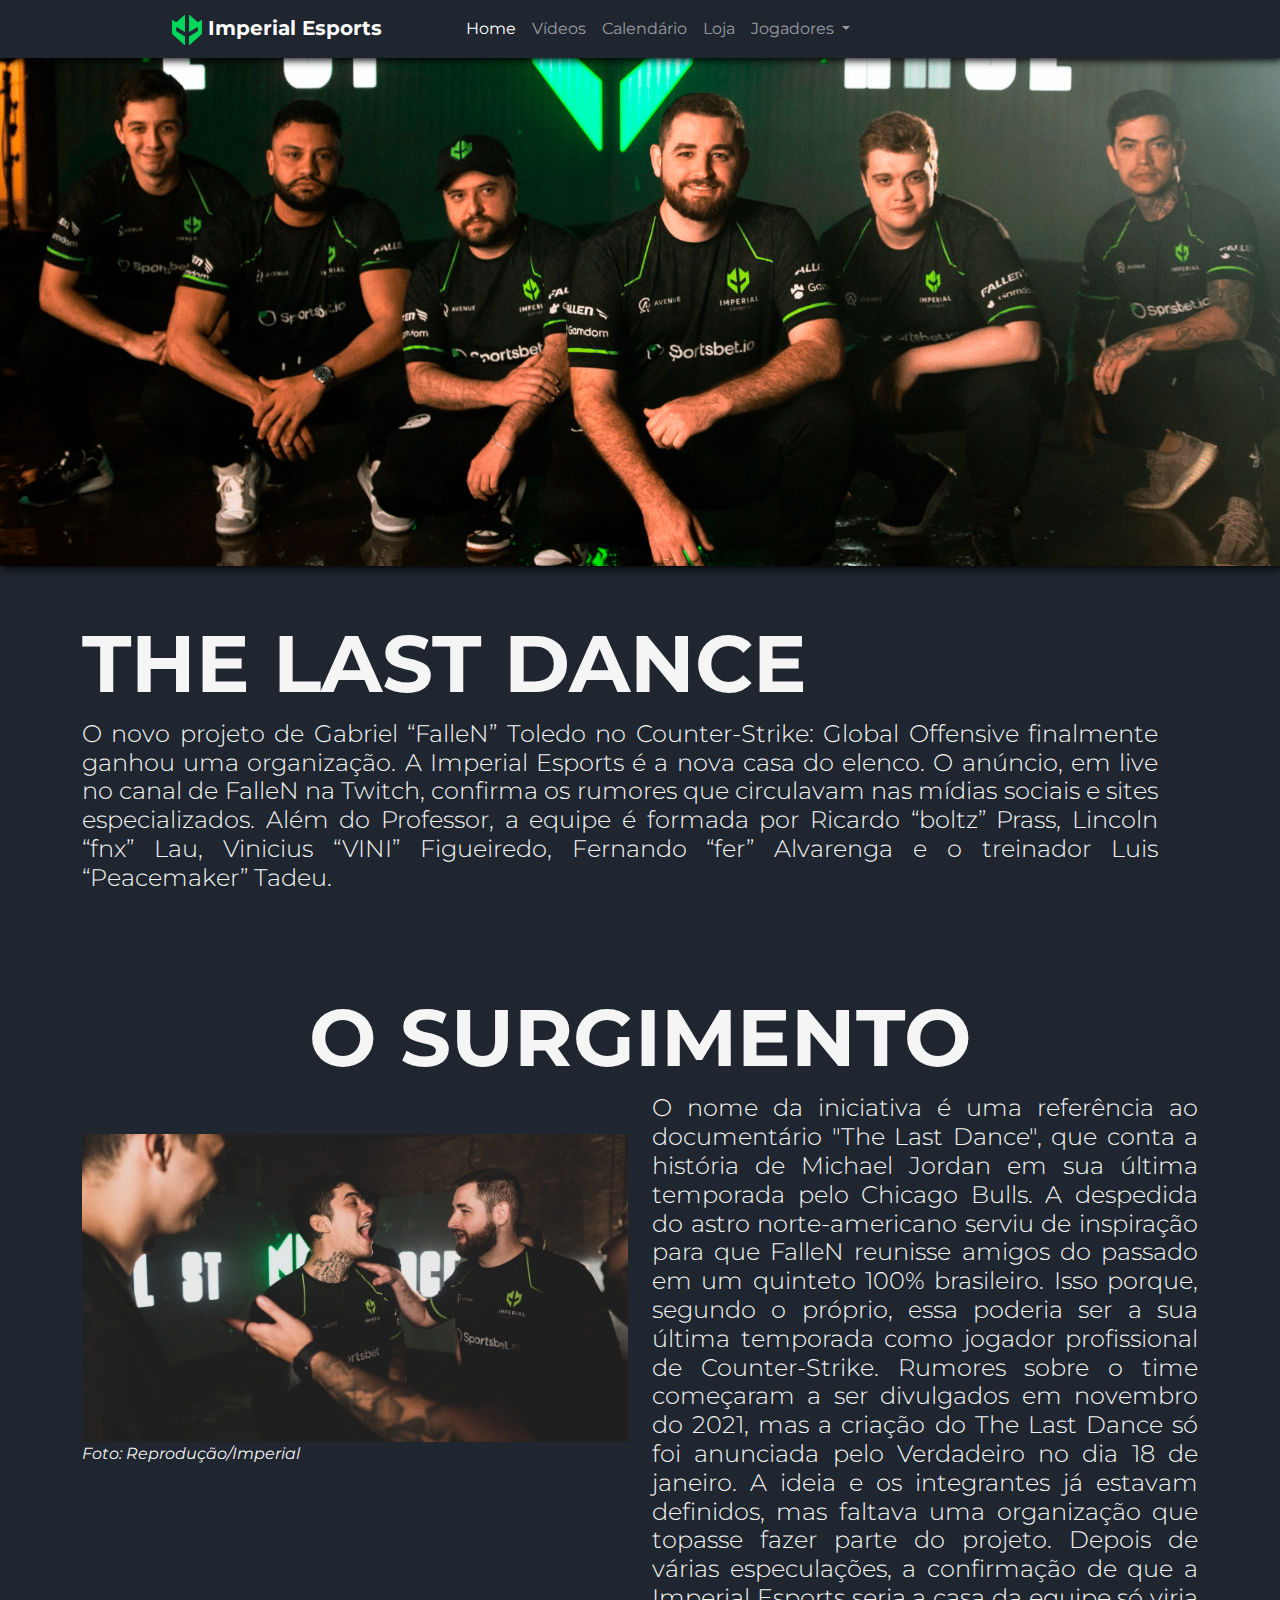
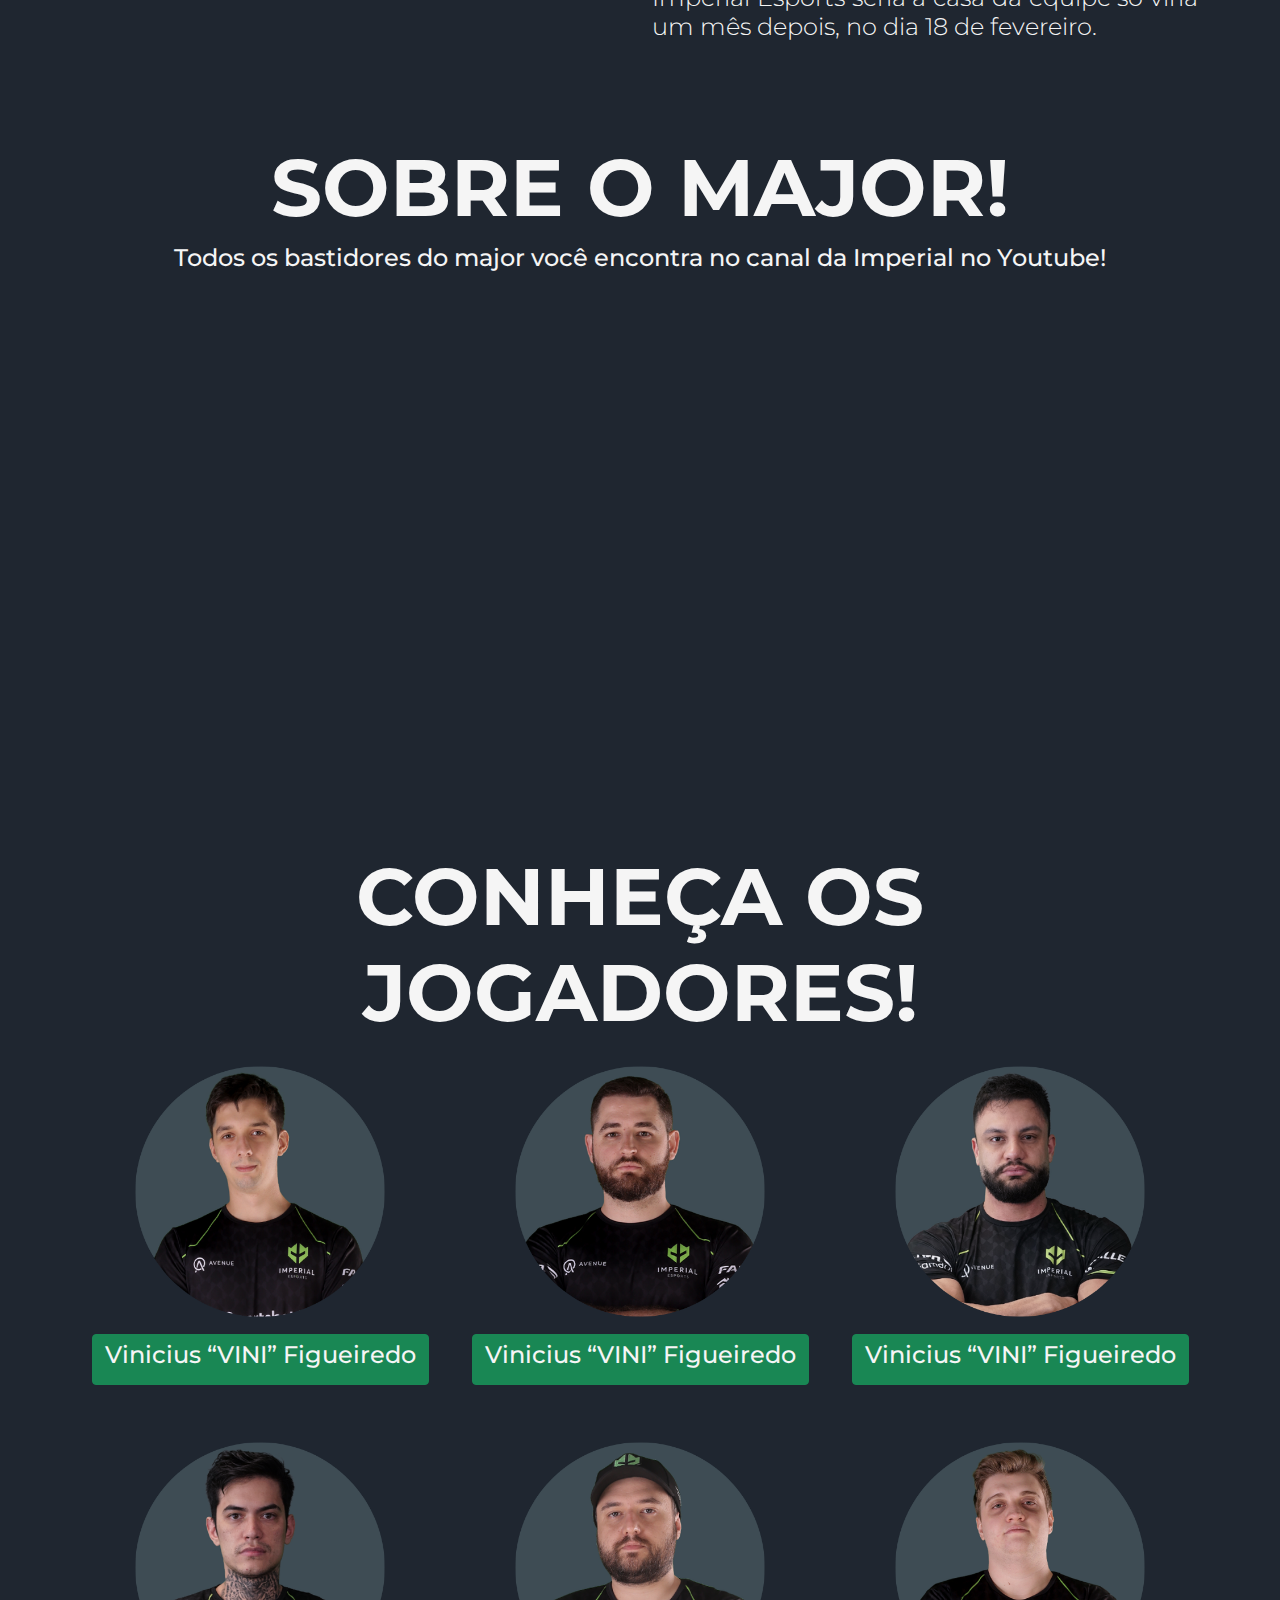
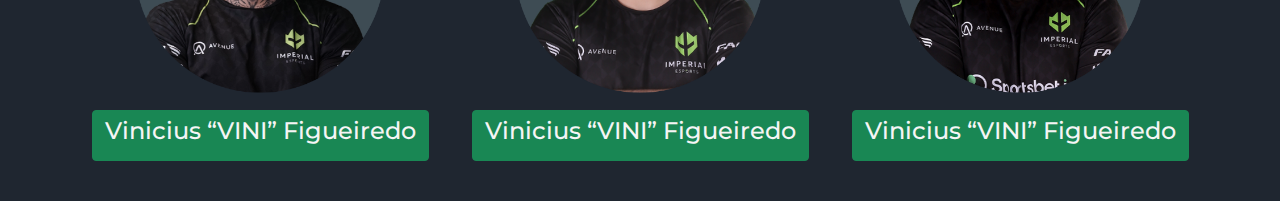
<file: index.html>
<!DOCTYPE html>
<html lang="pt-br">

<head>
  <meta charset="utf-8">
  <link href="/css/bootstrap.css" rel="stylesheet">
  <link href="/css/style.css" rel="stylesheet">
  <script src="/js/bootstrap.js" type="text/javascript"></script>
  <link rel="icon" href="/imagens/imperialLogoPng.png">
  <title>Imperial by Vinni</title>
</head>

<body>
  <div class="altera-fonte">
    <!-- NAVBAR -->
    <nav class="navbar navbar-expand navbar-dark" id="navbar-sombra"
      style="background-color: #1F2630; border-color: #000;">
      <div class="container-fluid">
        <a class="navbar-brand"><img src="/imagens/imperialLogoPng.png" width="30px" height="30px"><b> Imperial
            Esports</b></a>
        <button class="navbar-toggler" type="button" data-bs-toggle="collapse" data-bs-target="#navbarSupportedContent"
          aria-controls="navbarSupportedContent" aria-expanded="false" aria-label="Toggle navigation">
          <span class="navbar-toggler-icon"></span>
        </button>
        <div class="collapse navbar-collapse" id="navbarSupportedContent">
          <ul class="navbar-nav me-auto mb-2 mb-lg-0">
            <li class="nav-item">
              <a class="nav-link active" aria-current="page" href="/index.html">Home</a>
            </li>
            <li class="nav-item">
              <a class="nav-link" href="#" target="_blank">Vídeos</a>
            </li>
            <li class="nav-item">
              <a class="nav-link" href="#" target="_blank">Calendário</a>
            </li>
            <li class="nav-item">
              <a class="nav-link" href="https://www.fallenstore.com.br/" target="_blank">Loja</a>
            </li>

            <li class="nav-item dropdown">
              <a class="nav-link dropdown-toggle" href="#" id="navbarDropdown" role="button" data-bs-toggle="dropdown"
                aria-expanded="false">
                Jogadores
              </a>
              <ul class="dropdown-menu" aria-labelledby="navbarDropdown">
                <li><a class="dropdown-item" href="/paginas/paginaFallen.html">FALLEN</a></li>
                <li><a class="dropdown-item" href="/paginas/paginaFer.html">FER</a></li>
                <li><a class="dropdown-item" href="/paginas/paginaFnx.html">FNX</a></li>
                <li><a class="dropdown-item" href="/paginas/paginaBoltz.html">BOLTZ</a></li>
                <li><a class="dropdown-item" href="/paginas/paginaVini.html">VINI</a></li>
              </ul>
            </li>
          </ul>
        </div>
      </div>
    </nav>
    <!-- FIM NAVBAR -->

    <!-- BANNER -->
    <div>
      <a><img src="/imagens/imperialbanner.png" id="banner-principal" width="100%" alt="timeImperial"></a>
    </div>
    <!-- FIM BANNER -->

    <!-- INICIO TEXTO -->
    <div class="container">
      <div class="row">
        <div class="col-md-12">
          <h1 class="titulos"><b>THE LAST DANCE</b></h1>
          <h4 id="txt-last">O novo projeto de Gabriel “FalleN” Toledo no Counter-Strike: Global Offensive finalmente
            ganhou uma organização.
            A Imperial Esports é a nova casa do elenco. O anúncio, em live no canal de FalleN na Twitch,
            confirma os rumores que circulavam nas mídias sociais e sites especializados. Além do Professor, a equipe é
            formada por
            Ricardo “boltz” Prass, Lincoln “fnx” Lau, Vinicius “VINI” Figueiredo, Fernando “fer” Alvarenga e o treinador
            Luis “Peacemaker” Tadeu.</h4>
        </div>
      </div>
    </div>
    <!-- FIM TEXTO -->
    <div class="container" id="container-surgimento">
      <div class="row">
        <h1 class="titulos" id="titulo-surgimento"><b>O SURGIMENTO</b></h1>
        <div class="col-md-6">
          <a><img src="/imagens/fnx-rindo-imperial.jpg" width="100%" id="foto-surgimento"></a>
          <figcaption id="baixo-foto"><i>Foto: Reprodução/Imperial</i></figcaption>
        </div>
        <div class="col-md-6">
          <h4 id="txt-surgimento">O nome da iniciativa é uma referência ao documentário "The Last Dance", que conta a
            história de Michael Jordan em sua
            última temporada pelo Chicago Bulls. A despedida do astro norte-americano serviu de inspiração para que
            FalleN reunisse amigos do passado em
            um quinteto 100% brasileiro. Isso porque, segundo o próprio, essa poderia ser a sua última temporada como
            jogador profissional de Counter-Strike.
            Rumores sobre o time começaram a ser divulgados em novembro do 2021, mas a criação do The Last Dance só foi
            anunciada pelo Verdadeiro no dia 18 de janeiro.
            A ideia e os integrantes já estavam definidos, mas faltava uma organização que topasse fazer parte do
            projeto. Depois de várias especulações, a confirmação
            de que a Imperial Esports seria a casa da equipe só viria um mês depois, no dia 18 de fevereiro.</h4>
        </div>
      </div>
    </div>

    <!-- INICIO VIDEO -->
    <div class="container" id="container-baixo2">
      <div class="row">
        <h1 class="titulos" id="sobre-major"><b>SOBRE O MAJOR!</b></h1>
        <h4 id="txt-major">Todos os bastidores do major você encontra no canal da Imperial no Youtube!</h4>
      </div>
      <div class="col-md-12" id="video-major">
        <iframe id="video-major" width="860px" height="480px" src="https://www.youtube.com/embed/eHvVKaicPiY"
          frameborder="0" allowfullscreen>
        </iframe>
      </div>
    </div>
    <!-- FIM VIDEO -->

    <!-- INICIO CARDS -->
    <div class="container">
      <div class="row">
        <h1 id=titulo-jogadores class="titulos"><b>CONHEÇA OS JOGADORES!</b></h1>
        <div class="col-md-4">
          <a href="/paginas/paginaVini.html"><img src="/imagens/vini.png" width="80%"></a>
          <button type="button" class="btn btn-success">
            <a href="/paginas/paginaVini.html" class="text-btn-cards"><h4 class="txt-card">Vinicius “VINI” Figueiredo</h4>
          </button></a>
        </div>
        <div class="col-md-4">
          <a href="/paginas/paginaFallen.html"><img src="/imagens/fallen.png" width="80%"></a>
          <button type="button" class="btn btn-success">
            <a href="/paginas/paginaFallen.html" class="text-btn-cards"><h4 class="txt-card">Vinicius “VINI” Figueiredo</h4>
          </button></a>
        </div>
        <div class="col-md-4">
          <a href="/paginas/paginaFer.html"><img src="/imagens/fer.png" width="80%"></a>
          <button type="button" class="btn btn-success">
            <a href="/paginas/paginaFer.html" class="text-btn-cards"><h4 class="txt-card">Vinicius “VINI” Figueiredo</h4>
          </button></a>
        </div>
      </div>
    </div>
    <div class="container" id="container-baixo">
      <div class="row">
        <div class="col-md-4">
          <a href="/paginas/paginaFnx.html"><img src="/imagens/fnx.png" width="80%"></a>
          <button type="button" class="btn btn-success">
            <a href="/paginas/paginaFnx.html" class="text-btn-cards"><h4 class="txt-card">Vinicius “VINI” Figueiredo</h4>
          </button></a>
        </div>
        <div class="col-md-4">
          <a><img src="/imagens/peacemaker.png" width="80%" href="#"></a>
          <button type="button" class="btn btn-success">
            <a href="/paginas/paginaVini.html" class="text-btn-cards"><h4 class="txt-card">Vinicius “VINI” Figueiredo</h4>
          </button></a>
        </div>
        <div class="col-md-4">
          <a href="/paginas/paginaBoltz.html"><img src="/imagens/boltz.png" width="80%"></a>
          <button type="button" class="btn btn-success">
            <a href="/paginas/paginaBoltz.html" class="text-btn-cards"><h4 class="txt-card">Vinicius “VINI” Figueiredo</h4>
          </button></a>
        </div>
      </div>
    </div>
    <!-- FIM CARDS -->

  </div>

</body>

</html>
</file>
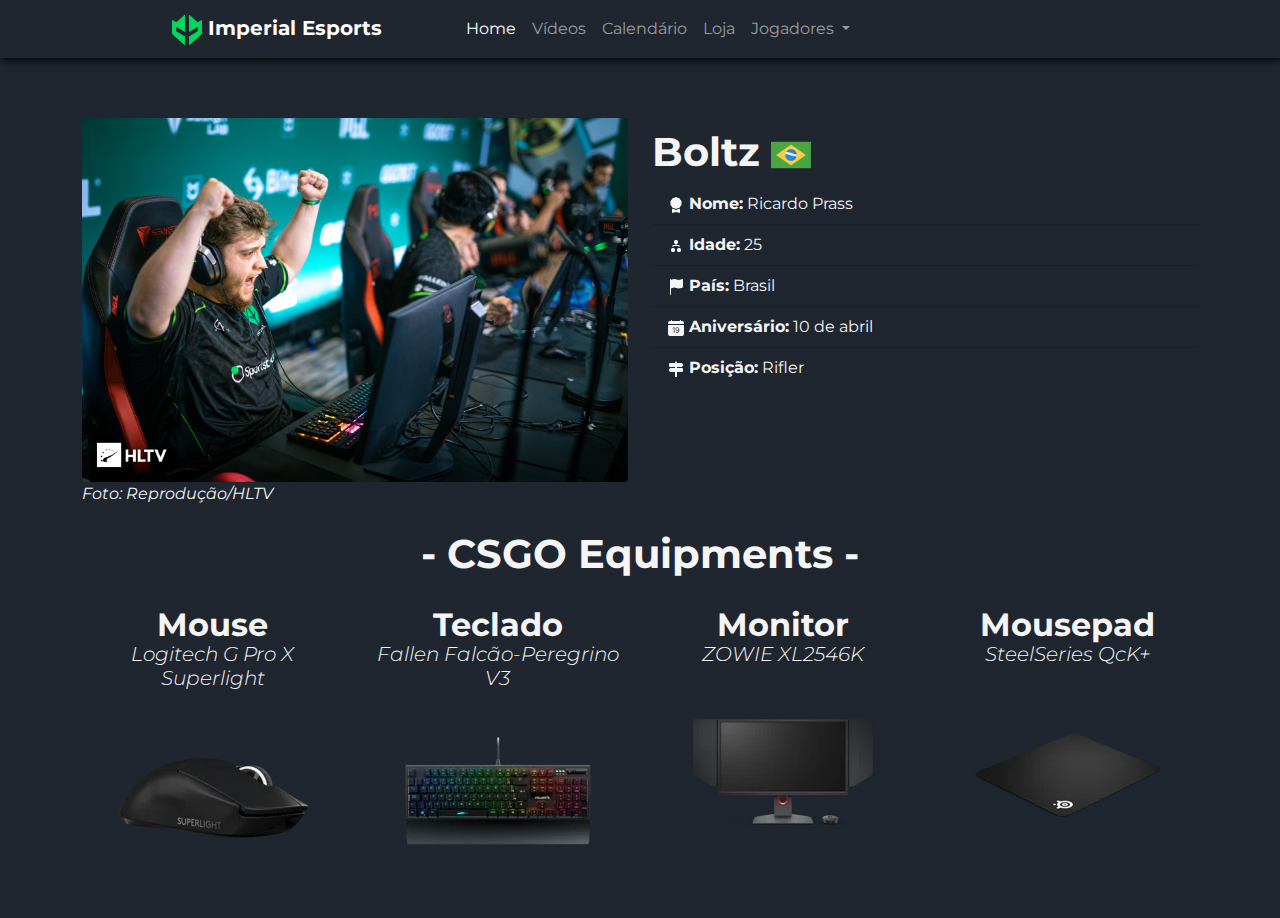
<file: paginas/paginaBoltz.html>
<!DOCTYPE html>

<html lang="pt-br">

<head>
    <meta charset="utf-8">
    <link href="/css/bootstrap.css" rel="stylesheet">
    <link href="/css/style.css" rel="stylesheet">
    <script src="/js/bootstrap.js" type="text/javascript"></script>
    <link rel="icon" href="/imagens/imperialLogoPng.png">
    <title>Boltz</title>
</head>

<body>
    <div class="altera-fonte">
        <!-- NAVBAR -->
    <nav class="navbar navbar-expand navbar-dark" id="navbar-sombra"
    style="background-color: #1F2630; border-color: #000;">
    <div class="container-fluid">
      <a class="navbar-brand"><img src="/imagens/imperialLogoPng.png" width="30px" height="30px"><b> Imperial
          Esports</b></a>
      <button class="navbar-toggler" type="button" data-bs-toggle="collapse" data-bs-target="#navbarSupportedContent"
        aria-controls="navbarSupportedContent" aria-expanded="false" aria-label="Toggle navigation">
        <span class="navbar-toggler-icon"></span>
      </button>
      <div class="collapse navbar-collapse" id="navbarSupportedContent">
        <ul class="navbar-nav me-auto mb-2 mb-lg-0">
          <li class="nav-item">
            <a class="nav-link active" aria-current="page" href="/index.html">Home</a>
          </li>
          <li class="nav-item">
            <a class="nav-link" href="#" target="_blank">Vídeos</a>
          </li>
          <li class="nav-item">
            <a class="nav-link" href="#" target="_blank">Calendário</a>
          </li>
          <li class="nav-item">
            <a class="nav-link" href="https://www.fallenstore.com.br/" target="_blank">Loja</a>
          </li>

          <li class="nav-item dropdown">
            <a class="nav-link dropdown-toggle" href="#" id="navbarDropdown" role="button" data-bs-toggle="dropdown"
              aria-expanded="false">
              Jogadores
            </a>
            <ul class="dropdown-menu" aria-labelledby="navbarDropdown">
              <li><a class="dropdown-item" href="/paginas/paginaFallen.html">FALLEN</a></li>
              <li><a class="dropdown-item" href="/paginas/paginaFer.html">FER</a></li>
              <li><a class="dropdown-item" href="/paginas/paginaFnx.html">FNX</a></li>
              <li><a class="dropdown-item" href="/paginas/paginaBoltz.html">BOLTZ</a></li>
              <li><a class="dropdown-item" href="/paginas/paginaVini.html">VINI</a></li>
            </ul>
          </li>
        </ul>
      </div>
    </div>
  </nav>
  <!-- FIM NAVBAR -->
        <div class="container" id="container-fer">
            <div class="row">
                <div class="col-md-6">
                    <a><img src="/imagens/boltzPGL.jpg" width="100%" class="rounded" id="img-fer"></a>
                    <figcaption id="baixo-foto"><i>Foto: Reprodução/HLTV</i></figcaption>
                </div>
                <div class="col-md-6">
                    <h1 id="titulo-fer"><b>Boltz </b><img src="/imagens/iconBrasil.png" width="40px"> </h1>
                    <ul class="list-group list-group-flush" id="lista-fer">
                        <li class="list-group-item"><svg xmlns="http://www.w3.org/2000/svg" width="16" height="16"
                                fill="currentColor" class="bi bi-award-fill" viewBox="0 0 16 16">
                                <path
                                    d="m8 0 1.669.864 1.858.282.842 1.68 1.337 1.32L13.4 6l.306 1.854-1.337 1.32-.842 1.68-1.858.282L8 12l-1.669-.864-1.858-.282-.842-1.68-1.337-1.32L2.6 6l-.306-1.854 1.337-1.32.842-1.68L6.331.864 8 0z" />
                                <path d="M4 11.794V16l4-1 4 1v-4.206l-2.018.306L8 13.126 6.018 12.1 4 11.794z" />
                            </svg><b> Nome:</b> Ricardo Prass</li>
                        <li class="list-group-item"><svg xmlns="http://www.w3.org/2000/svg" width="16" height="16"
                                fill="currentColor" class="bi bi-diagram-2-fill" viewBox="0 0 16 16">
                                <path fill-rule="evenodd"
                                    d="M6 3.5A1.5 1.5 0 0 1 7.5 2h1A1.5 1.5 0 0 1 10 3.5v1A1.5 1.5 0 0 1 8.5 6v1H11a.5.5 0 0 1 .5.5v1a.5.5 0 0 1-1 0V8h-5v.5a.5.5 0 0 1-1 0v-1A.5.5 0 0 1 5 7h2.5V6A1.5 1.5 0 0 1 6 4.5v-1zm-3 
                    8A1.5 1.5 0 0 1 4.5 10h1A1.5 1.5 0 0 1 7 11.5v1A1.5 1.5 0 0 1 5.5 14h-1A1.5 1.5 0 0 1 3 12.5v-1zm6 0a1.5 1.5 0 0 1 1.5-1.5h1a1.5 1.5 0 0 1 1.5 1.5v1a1.5 1.5 0 0 1-1.5 1.5h-1A1.5 1.5 0 0 1 9 12.5v-1z" />
                            </svg><b> Idade:</b> 25</li>
                        <li class="list-group-item"><svg xmlns="http://www.w3.org/2000/svg" width="16" height="16"
                                fill="currentColor" class="bi bi-flag-fill" viewBox="0 0 16 16">
                                <path
                                    d="M14.778.085A.5.5 0 0 1 15 .5V8a.5.5 0 0 1-.314.464L14.5 8l.186.464-.003.001-.006.003-.023.009a12.435 12.435 0 0 1-.397.15c-.264.095-.631.223-1.047.35-.816.252-1.879.523-2.71.523-.847 
                    0-1.548-.28-2.158-.525l-.028-.01C7.68 8.71 7.14 8.5 6.5 8.5c-.7 0-1.638.23-2.437.477A19.626 19.626 0 0 0 3 9.342V15.5a.5.5 0 0 1-1 0V.5a.5.5 0 0 1 1 0v.282c.226-.079.496-.17.79-.26C4.606.272 5.67 0 6.5 0c.84 0 1.524.277 2.121.519l.043.018C9.286.788 9.828 1 10.5 1c.7 0 1.638-.23 2.437-.477a19.587 19.587 0 0 0 1.349-.476l.019-.007.004-.002h.001" />
                            </svg><b> País:</b> Brasil</li>
                        <li class="list-group-item"><svg xmlns="http://www.w3.org/2000/svg" width="16" height="16"
                                fill="currentColor" class="bi bi-calendar-date-fill" viewBox="0 0 16 16">
                                <path
                                    d="M4 .5a.5.5 0 0 0-1 0V1H2a2 2 0 0 0-2 2v1h16V3a2 2 0 0 0-2-2h-1V.5a.5.5 0 0 0-1 0V1H4V.5zm5.402 9.746c.625 0 1.184-.484 1.184-1.18 0-.832-.527-1.23-1.16-1.23-.586 0-1.168.387-1.168 1.21 0 .817.543 1.2 1.144 1.2z" />
                                <path
                                    d="M16 14V5H0v9a2 2 0 0 0 2 2h12a2 2 0 0 0 2-2zm-6.664-1.21c-1.11 0-1.656-.767-1.703-1.407h.683c.043.37.387.82 1.051.82.844 0 1.301-.848 1.305-2.164h-.027c-.153.414-.637.79-1.383.79-.852 0-1.676-.61-1.676-1.77 0-1.137.871-1.809 1.797-1.809 1.172 0 1.953.734 1.953 2.668 0 1.805-.742 2.871-2 2.871zm-2.89-5.435v5.332H5.77V8.079h-.012c-.29.156-.883.52-1.258.777V8.16a12.6 12.6 0 0 1 1.313-.805h.632z" />
                            </svg><b> Aniversário:</b> 10 de abril</li>
                        <li class="list-group-item"><svg xmlns="http://www.w3.org/2000/svg" width="16" height="16"
                                fill="currentColor" class="bi bi-signpost-2-fill" viewBox="0 0 16 16">
                                <path
                                    d="M7.293.707A1 1 0 0 0 7 1.414V2H2a1 1 0 0 0-1 1v2a1 1 0 0 0 1 1h5v1H2.5a1 1 0 0 0-.8.4L.725 8.7a.5.5 0 0 0 0 .6l.975 1.3a1 1 0 0 0 .8.4H7v5h2v-5h5a1 1 0 0 0 1-1V8a1 1 0 0 0-1-1H9V6h4.5a1 1 0 0 0 .8-.4l.975-1.3a.5.5 0 0 0 0-.6L14.3 2.4a1 1 0 0 0-.8-.4H9v-.586A1 1 0 0 0 7.293.707z" />
                            </svg><b> Posição:</b> Rifler</li>
                    </ul>
                </div>
            </div>
        </div>
        <div class="container">
            <div class="row">
                <div class="col-md-12">
                    <br>
                    <h1 class="text-center"><b>- CSGO Equipments -</b></h1>
                </div>
            </div>
        </div>
        <div class="container container-equipments">
            <div class="row">
                <div class="col-md-3">
                    <h2 class="text-center"><b>Mouse</b></h2><h5 class="text-center subtitulo-equipments">Logitech G Pro X Superlight</h5>
                    <img src="/imagens/mouseBoltz.jpg" class="rounded mx-auto d-block" width="200px">
                </div>
                <div class="col-md-3">
                    <h2 class="text-center"><b>Teclado</b></h2><h5 class="text-center subtitulo-equipments">Fallen Falcão-Peregrino V3</h5>
                    <img src="/imagens/tecladoBoltz.jpg" class="rounded mx-auto d-block" width="200px">
                </div>
                <div class="col-md-3">
                    <h2 class="text-center"><b>Monitor</b></h2><h5 class="text-center subtitulo-equipments">ZOWIE XL2546K</h5>
                    <img src="/imagens/monitorBoltz.jpg" class="rounded mx-auto d-block" width="200px">
                </div>
                <div class="col-md-3">
                    <h2 class="text-center"><b>Mousepad</b></h2><h5 class="text-center subtitulo-equipments">SteelSeries QcK+</h5>
                    <img src="/imagens/mousepadBoltz.jpg" class="rounded mx-auto d-block" width="200px">
                </div>
            </div>
        </div>
    </div>
</body>

</html>
</file>
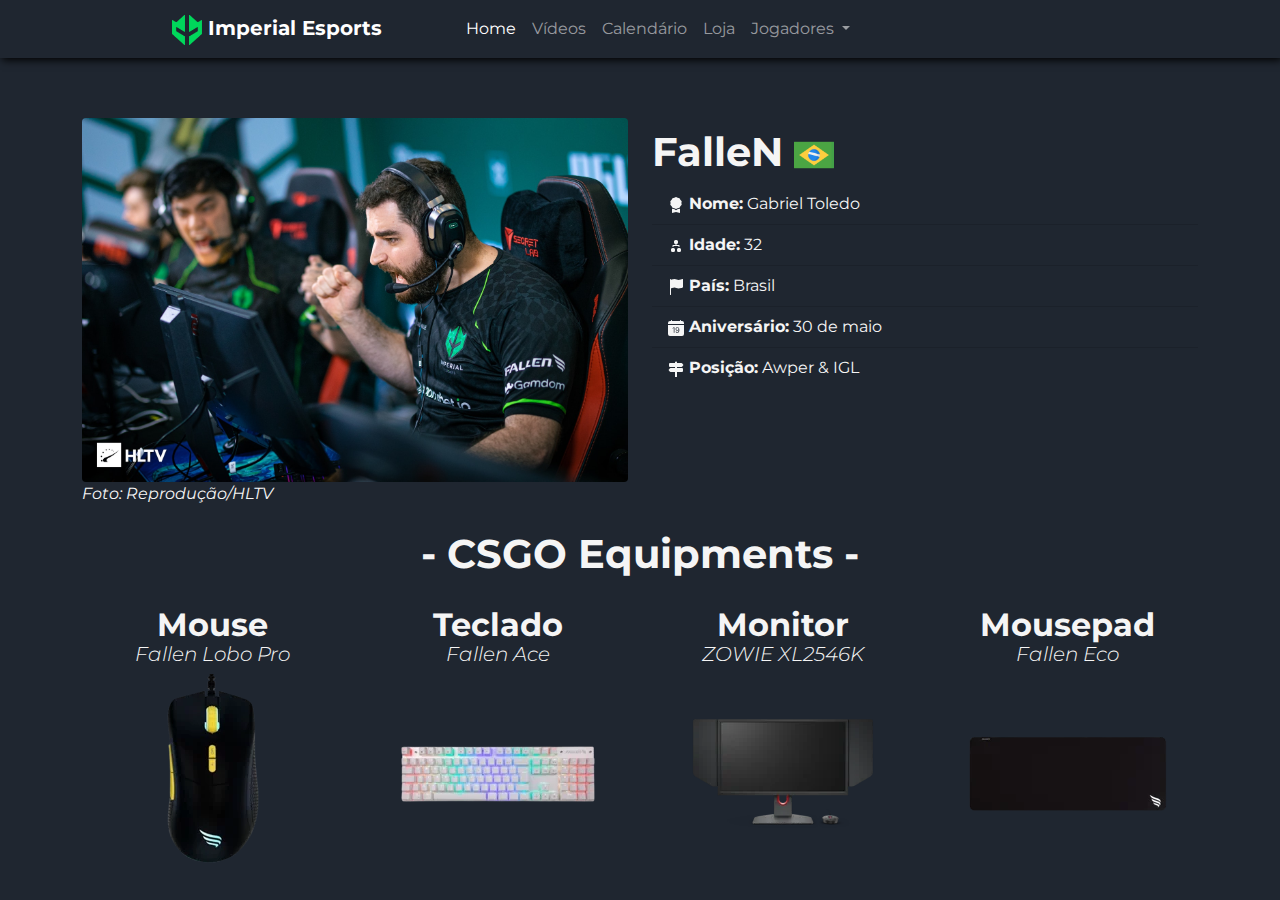
<file: paginas/paginaFallen.html>
<!DOCTYPE html>

<html lang="pt-br">

<head>
    <meta charset="utf-8">
    <link href="/css/bootstrap.css" rel="stylesheet">
    <link href="/css/style.css" rel="stylesheet">
    <script src="/js/bootstrap.js" type="text/javascript"></script>
    <link rel="icon" href="/imagens/imperialLogoPng.png">
    <title>Fallen</title>
</head>

<body>
    <div class="altera-fonte">
        <!-- NAVBAR -->
    <nav class="navbar navbar-expand navbar-dark" id="navbar-sombra"
    style="background-color: #1F2630; border-color: #000;">
    <div class="container-fluid">
      <a class="navbar-brand"><img src="/imagens/imperialLogoPng.png" width="30px" height="30px"><b> Imperial
          Esports</b></a>
      <button class="navbar-toggler" type="button" data-bs-toggle="collapse" data-bs-target="#navbarSupportedContent"
        aria-controls="navbarSupportedContent" aria-expanded="false" aria-label="Toggle navigation">
        <span class="navbar-toggler-icon"></span>
      </button>
      <div class="collapse navbar-collapse" id="navbarSupportedContent">
        <ul class="navbar-nav me-auto mb-2 mb-lg-0">
          <li class="nav-item">
            <a class="nav-link active" aria-current="page" href="/index.html">Home</a>
          </li>
          <li class="nav-item">
            <a class="nav-link" href="#" target="_blank">Vídeos</a>
          </li>
          <li class="nav-item">
            <a class="nav-link" href="#" target="_blank">Calendário</a>
          </li>
          <li class="nav-item">
            <a class="nav-link" href="https://www.fallenstore.com.br/" target="_blank">Loja</a>
          </li>

          <li class="nav-item dropdown">
            <a class="nav-link dropdown-toggle" href="#" id="navbarDropdown" role="button" data-bs-toggle="dropdown"
              aria-expanded="false">
              Jogadores
            </a>
            <ul class="dropdown-menu" aria-labelledby="navbarDropdown">
              <li><a class="dropdown-item" href="/paginas/paginaFallen.html">FALLEN</a></li>
              <li><a class="dropdown-item" href="/paginas/paginaFer.html">FER</a></li>
              <li><a class="dropdown-item" href="/paginas/paginaFnx.html">FNX</a></li>
              <li><a class="dropdown-item" href="/paginas/paginaBoltz.html">BOLTZ</a></li>
              <li><a class="dropdown-item" href="/paginas/paginaVini.html">VINI</a></li>
            </ul>
          </li>
        </ul>
      </div>
    </div>
  </nav>
  <!-- FIM NAVBAR -->
        <div class="container" id="container-fer">
            <div class="row">
                <div class="col-md-6">
                    <a><img src="/imagens/fallenPGL.jpg" width="100%" class="rounded" id="img-fer"></a>
                    <figcaption id="baixo-foto"><i>Foto: Reprodução/HLTV</i></figcaption>
                </div>
                <div class="col-md-6">
                    <h1 id="titulo-fer"><b>FalleN </b><img src="/imagens/iconBrasil.png" width="40px"> </h1>
                    <ul class="list-group list-group-flush" id="lista-fer">
                        <li class="list-group-item"><svg xmlns="http://www.w3.org/2000/svg" width="16" height="16"
                                fill="currentColor" class="bi bi-award-fill" viewBox="0 0 16 16">
                                <path
                                    d="m8 0 1.669.864 1.858.282.842 1.68 1.337 1.32L13.4 6l.306 1.854-1.337 1.32-.842 1.68-1.858.282L8 12l-1.669-.864-1.858-.282-.842-1.68-1.337-1.32L2.6 6l-.306-1.854 1.337-1.32.842-1.68L6.331.864 8 0z" />
                                <path d="M4 11.794V16l4-1 4 1v-4.206l-2.018.306L8 13.126 6.018 12.1 4 11.794z" />
                            </svg><b> Nome:</b> Gabriel Toledo</li>
                        <li class="list-group-item"><svg xmlns="http://www.w3.org/2000/svg" width="16" height="16"
                                fill="currentColor" class="bi bi-diagram-2-fill" viewBox="0 0 16 16">
                                <path fill-rule="evenodd"
                                    d="M6 3.5A1.5 1.5 0 0 1 7.5 2h1A1.5 1.5 0 0 1 10 3.5v1A1.5 1.5 0 0 1 8.5 6v1H11a.5.5 0 0 1 .5.5v1a.5.5 0 0 1-1 0V8h-5v.5a.5.5 0 0 1-1 0v-1A.5.5 0 0 1 5 7h2.5V6A1.5 1.5 0 0 1 6 4.5v-1zm-3 
                    8A1.5 1.5 0 0 1 4.5 10h1A1.5 1.5 0 0 1 7 11.5v1A1.5 1.5 0 0 1 5.5 14h-1A1.5 1.5 0 0 1 3 12.5v-1zm6 0a1.5 1.5 0 0 1 1.5-1.5h1a1.5 1.5 0 0 1 1.5 1.5v1a1.5 1.5 0 0 1-1.5 1.5h-1A1.5 1.5 0 0 1 9 12.5v-1z" />
                            </svg><b> Idade:</b> 32</li>
                        <li class="list-group-item"><svg xmlns="http://www.w3.org/2000/svg" width="16" height="16"
                                fill="currentColor" class="bi bi-flag-fill" viewBox="0 0 16 16">
                                <path
                                    d="M14.778.085A.5.5 0 0 1 15 .5V8a.5.5 0 0 1-.314.464L14.5 8l.186.464-.003.001-.006.003-.023.009a12.435 12.435 0 0 1-.397.15c-.264.095-.631.223-1.047.35-.816.252-1.879.523-2.71.523-.847 
                    0-1.548-.28-2.158-.525l-.028-.01C7.68 8.71 7.14 8.5 6.5 8.5c-.7 0-1.638.23-2.437.477A19.626 19.626 0 0 0 3 9.342V15.5a.5.5 0 0 1-1 0V.5a.5.5 0 0 1 1 0v.282c.226-.079.496-.17.79-.26C4.606.272 5.67 0 6.5 0c.84 0 1.524.277 2.121.519l.043.018C9.286.788 9.828 1 10.5 1c.7 0 1.638-.23 2.437-.477a19.587 19.587 0 0 0 1.349-.476l.019-.007.004-.002h.001" />
                            </svg><b> País:</b> Brasil</li>
                        <li class="list-group-item"><svg xmlns="http://www.w3.org/2000/svg" width="16" height="16"
                                fill="currentColor" class="bi bi-calendar-date-fill" viewBox="0 0 16 16">
                                <path
                                    d="M4 .5a.5.5 0 0 0-1 0V1H2a2 2 0 0 0-2 2v1h16V3a2 2 0 0 0-2-2h-1V.5a.5.5 0 0 0-1 0V1H4V.5zm5.402 9.746c.625 0 1.184-.484 1.184-1.18 0-.832-.527-1.23-1.16-1.23-.586 0-1.168.387-1.168 1.21 0 .817.543 1.2 1.144 1.2z" />
                                <path
                                    d="M16 14V5H0v9a2 2 0 0 0 2 2h12a2 2 0 0 0 2-2zm-6.664-1.21c-1.11 0-1.656-.767-1.703-1.407h.683c.043.37.387.82 1.051.82.844 0 1.301-.848 1.305-2.164h-.027c-.153.414-.637.79-1.383.79-.852 0-1.676-.61-1.676-1.77 0-1.137.871-1.809 1.797-1.809 1.172 0 1.953.734 1.953 2.668 0 1.805-.742 2.871-2 2.871zm-2.89-5.435v5.332H5.77V8.079h-.012c-.29.156-.883.52-1.258.777V8.16a12.6 12.6 0 0 1 1.313-.805h.632z" />
                            </svg><b> Aniversário:</b> 30 de maio</li>
                        <li class="list-group-item"><svg xmlns="http://www.w3.org/2000/svg" width="16" height="16"
                                fill="currentColor" class="bi bi-signpost-2-fill" viewBox="0 0 16 16">
                                <path
                                    d="M7.293.707A1 1 0 0 0 7 1.414V2H2a1 1 0 0 0-1 1v2a1 1 0 0 0 1 1h5v1H2.5a1 1 0 0 0-.8.4L.725 8.7a.5.5 0 0 0 0 .6l.975 1.3a1 1 0 0 0 .8.4H7v5h2v-5h5a1 1 0 0 0 1-1V8a1 1 0 0 0-1-1H9V6h4.5a1 1 0 0 0 .8-.4l.975-1.3a.5.5 0 0 0 0-.6L14.3 2.4a1 1 0 0 0-.8-.4H9v-.586A1 1 0 0 0 7.293.707z" />
                            </svg><b> Posição:</b> Awper & IGL</li>
                    </ul>
                </div>
            </div>
        </div>
        <div class="container">
            <div class="row">
                <div class="col-md-12">
                    <br>
                    <h1 class="text-center"><b>- CSGO Equipments -</b></h1>
                </div>
            </div>
        </div>
        <div class="container container-equipments">
            <div class="row">
                <div class="col-md-3">
                    <h2 class="text-center"><b>Mouse</b></h2><h5 class="text-center subtitulo-equipments">Fallen Lobo Pro</h5>
                    <img src="/imagens/mouseFallen.jpg" class="rounded mx-auto d-block" width="200px">
                </div>
                <div class="col-md-3">
                    <h2 class="text-center"><b>Teclado</b></h2><h5 class="text-center subtitulo-equipments">Fallen Ace</h5>
                    <img src="/imagens/tecladoFallen.jpg" class="rounded mx-auto d-block" width="200px">
                </div>
                <div class="col-md-3">
                    <h2 class="text-center"><b>Monitor</b></h2><h5 class="text-center subtitulo-equipments">ZOWIE XL2546K</h5>
                    <img src="/imagens/monitorFallen.jpg" class="rounded mx-auto d-block" width="200px">
                </div>
                <div class="col-md-3">
                    <h2 class="text-center"><b>Mousepad</b></h2><h5 class="text-center subtitulo-equipments">Fallen Eco</h5>
                    <img src="/imagens/mousepadFallen.jpg" class="rounded mx-auto d-block" width="200px">
                </div>
            </div>
        </div>
    </div>
</body>

</html>
</file>
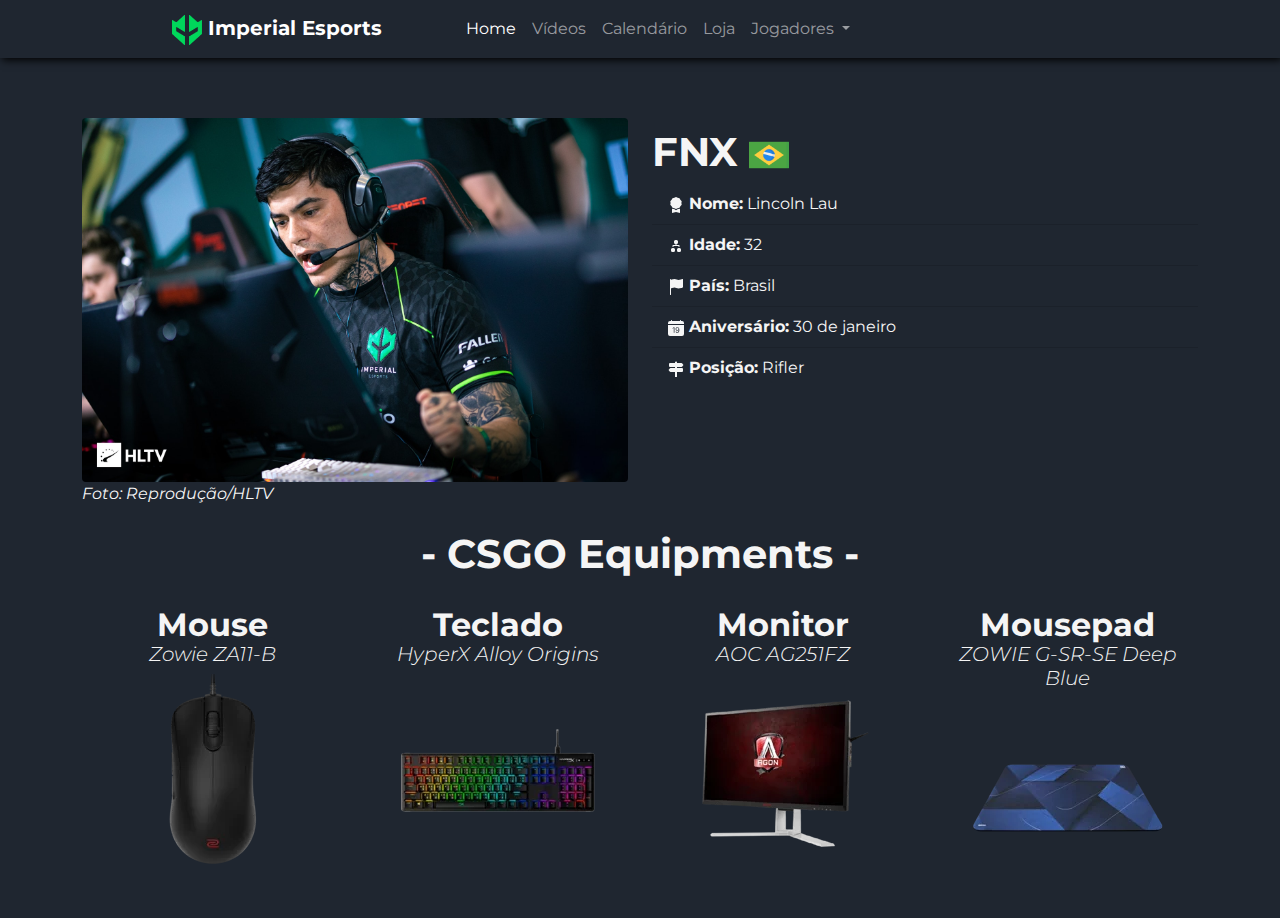
<file: paginas/paginaFnx.html>
<!DOCTYPE html>

<html lang="pt-br">

<head>
    <meta charset="utf-8">
    <link href="/css/bootstrap.css" rel="stylesheet">
    <link href="/css/style.css" rel="stylesheet">
    <script src="/js/bootstrap.js" type="text/javascript"></script>
    <link rel="icon" href="/imagens/imperialLogoPng.png">
    <title>FNX</title>
</head>

<body>
    <div class="altera-fonte">
        <!-- NAVBAR -->
    <nav class="navbar navbar-expand navbar-dark" id="navbar-sombra"
    style="background-color: #1F2630; border-color: #000;">
    <div class="container-fluid">
      <a class="navbar-brand"><img src="/imagens/imperialLogoPng.png" width="30px" height="30px"><b> Imperial
          Esports</b></a>
      <button class="navbar-toggler" type="button" data-bs-toggle="collapse" data-bs-target="#navbarSupportedContent"
        aria-controls="navbarSupportedContent" aria-expanded="false" aria-label="Toggle navigation">
        <span class="navbar-toggler-icon"></span>
      </button>
      <div class="collapse navbar-collapse" id="navbarSupportedContent">
        <ul class="navbar-nav me-auto mb-2 mb-lg-0">
          <li class="nav-item">
            <a class="nav-link active" aria-current="page" href="/index.html">Home</a>
          </li>
          <li class="nav-item">
            <a class="nav-link" href="#" target="_blank">Vídeos</a>
          </li>
          <li class="nav-item">
            <a class="nav-link" href="#" target="_blank">Calendário</a>
          </li>
          <li class="nav-item">
            <a class="nav-link" href="https://www.fallenstore.com.br/" target="_blank">Loja</a>
          </li>

          <li class="nav-item dropdown">
            <a class="nav-link dropdown-toggle" href="#" id="navbarDropdown" role="button" data-bs-toggle="dropdown"
              aria-expanded="false">
              Jogadores
            </a>
            <ul class="dropdown-menu" aria-labelledby="navbarDropdown">
              <li><a class="dropdown-item" href="/paginas/paginaFallen.html">FALLEN</a></li>
              <li><a class="dropdown-item" href="/paginas/paginaFer.html">FER</a></li>
              <li><a class="dropdown-item" href="/paginas/paginaFnx.html">FNX</a></li>
              <li><a class="dropdown-item" href="/paginas/paginaBoltz.html">BOLTZ</a></li>
              <li><a class="dropdown-item" href="/paginas/paginaVini.html">VINI</a></li>
            </ul>
          </li>
        </ul>
      </div>
    </div>
  </nav>
  <!-- FIM NAVBAR -->
        <div class="container" id="container-fer">
            <div class="row">
                <div class="col-md-6">
                    <a><img src="/imagens/fnxPGL.jpg" width="100%" class="rounded" id="img-fer"></a>
                    <figcaption id="baixo-foto"><i>Foto: Reprodução/HLTV</i></figcaption>
                </div>
                <div class="col-md-6">
                    <h1 id="titulo-fer"><b>FNX </b><img src="/imagens/iconBrasil.png" width="40px"> </h1>
                    <ul class="list-group list-group-flush" id="lista-fer">
                        <li class="list-group-item"><svg xmlns="http://www.w3.org/2000/svg" width="16" height="16"
                                fill="currentColor" class="bi bi-award-fill" viewBox="0 0 16 16">
                                <path
                                    d="m8 0 1.669.864 1.858.282.842 1.68 1.337 1.32L13.4 6l.306 1.854-1.337 1.32-.842 1.68-1.858.282L8 12l-1.669-.864-1.858-.282-.842-1.68-1.337-1.32L2.6 6l-.306-1.854 1.337-1.32.842-1.68L6.331.864 8 0z" />
                                <path d="M4 11.794V16l4-1 4 1v-4.206l-2.018.306L8 13.126 6.018 12.1 4 11.794z" />
                            </svg><b> Nome:</b> Lincoln Lau</li>
                        <li class="list-group-item"><svg xmlns="http://www.w3.org/2000/svg" width="16" height="16"
                                fill="currentColor" class="bi bi-diagram-2-fill" viewBox="0 0 16 16">
                                <path fill-rule="evenodd"
                                    d="M6 3.5A1.5 1.5 0 0 1 7.5 2h1A1.5 1.5 0 0 1 10 3.5v1A1.5 1.5 0 0 1 8.5 6v1H11a.5.5 0 0 1 .5.5v1a.5.5 0 0 1-1 0V8h-5v.5a.5.5 0 0 1-1 0v-1A.5.5 0 0 1 5 7h2.5V6A1.5 1.5 0 0 1 6 4.5v-1zm-3 
                    8A1.5 1.5 0 0 1 4.5 10h1A1.5 1.5 0 0 1 7 11.5v1A1.5 1.5 0 0 1 5.5 14h-1A1.5 1.5 0 0 1 3 12.5v-1zm6 0a1.5 1.5 0 0 1 1.5-1.5h1a1.5 1.5 0 0 1 1.5 1.5v1a1.5 1.5 0 0 1-1.5 1.5h-1A1.5 1.5 0 0 1 9 12.5v-1z" />
                            </svg><b> Idade:</b> 32</li>
                        <li class="list-group-item"><svg xmlns="http://www.w3.org/2000/svg" width="16" height="16"
                                fill="currentColor" class="bi bi-flag-fill" viewBox="0 0 16 16">
                                <path
                                    d="M14.778.085A.5.5 0 0 1 15 .5V8a.5.5 0 0 1-.314.464L14.5 8l.186.464-.003.001-.006.003-.023.009a12.435 12.435 0 0 1-.397.15c-.264.095-.631.223-1.047.35-.816.252-1.879.523-2.71.523-.847 
                    0-1.548-.28-2.158-.525l-.028-.01C7.68 8.71 7.14 8.5 6.5 8.5c-.7 0-1.638.23-2.437.477A19.626 19.626 0 0 0 3 9.342V15.5a.5.5 0 0 1-1 0V.5a.5.5 0 0 1 1 0v.282c.226-.079.496-.17.79-.26C4.606.272 5.67 0 6.5 0c.84 0 1.524.277 2.121.519l.043.018C9.286.788 9.828 1 10.5 1c.7 0 1.638-.23 2.437-.477a19.587 19.587 0 0 0 1.349-.476l.019-.007.004-.002h.001" />
                            </svg><b> País:</b> Brasil</li>
                        <li class="list-group-item"><svg xmlns="http://www.w3.org/2000/svg" width="16" height="16"
                                fill="currentColor" class="bi bi-calendar-date-fill" viewBox="0 0 16 16">
                                <path
                                    d="M4 .5a.5.5 0 0 0-1 0V1H2a2 2 0 0 0-2 2v1h16V3a2 2 0 0 0-2-2h-1V.5a.5.5 0 0 0-1 0V1H4V.5zm5.402 9.746c.625 0 1.184-.484 1.184-1.18 0-.832-.527-1.23-1.16-1.23-.586 0-1.168.387-1.168 1.21 0 .817.543 1.2 1.144 1.2z" />
                                <path
                                    d="M16 14V5H0v9a2 2 0 0 0 2 2h12a2 2 0 0 0 2-2zm-6.664-1.21c-1.11 0-1.656-.767-1.703-1.407h.683c.043.37.387.82 1.051.82.844 0 1.301-.848 1.305-2.164h-.027c-.153.414-.637.79-1.383.79-.852 0-1.676-.61-1.676-1.77 0-1.137.871-1.809 1.797-1.809 1.172 0 1.953.734 1.953 2.668 0 1.805-.742 2.871-2 2.871zm-2.89-5.435v5.332H5.77V8.079h-.012c-.29.156-.883.52-1.258.777V8.16a12.6 12.6 0 0 1 1.313-.805h.632z" />
                            </svg><b> Aniversário:</b> 30 de janeiro</li>
                        <li class="list-group-item"><svg xmlns="http://www.w3.org/2000/svg" width="16" height="16"
                                fill="currentColor" class="bi bi-signpost-2-fill" viewBox="0 0 16 16">
                                <path
                                    d="M7.293.707A1 1 0 0 0 7 1.414V2H2a1 1 0 0 0-1 1v2a1 1 0 0 0 1 1h5v1H2.5a1 1 0 0 0-.8.4L.725 8.7a.5.5 0 0 0 0 .6l.975 1.3a1 1 0 0 0 .8.4H7v5h2v-5h5a1 1 0 0 0 1-1V8a1 1 0 0 0-1-1H9V6h4.5a1 1 0 0 0 .8-.4l.975-1.3a.5.5 0 0 0 0-.6L14.3 2.4a1 1 0 0 0-.8-.4H9v-.586A1 1 0 0 0 7.293.707z" />
                            </svg><b> Posição:</b> Rifler</li>
                    </ul>
                </div>
            </div>
        </div>
        <div class="container">
            <div class="row">
                <div class="col-md-12">
                    <br>
                    <h1 class="text-center"><b>- CSGO Equipments -</b></h1>
                </div>
            </div>
        </div>
        <div class="container container-equipments">
            <div class="row">
                <div class="col-md-3">
                    <h2 class="text-center"><b>Mouse</b></h2><h5 class="text-center subtitulo-equipments">Zowie ZA11-B</h5>
                    <img src="/imagens/mouseFnx.jpg" class="rounded mx-auto d-block" width="200px">
                </div>
                <div class="col-md-3">
                    <h2 class="text-center"><b>Teclado</b></h2><h5 class="text-center subtitulo-equipments">HyperX Alloy Origins</h5>
                    <img src="/imagens/tecladoFnx.jpg" class="rounded mx-auto d-block" width="200px">
                </div>
                <div class="col-md-3">
                    <h2 class="text-center"><b>Monitor</b></h2><h5 class="text-center subtitulo-equipments">AOC AG251FZ</h5>
                    <img src="/imagens/monitorFnx.jpg" class="rounded mx-auto d-block" width="200px">
                </div>
                <div class="col-md-3">
                    <h2 class="text-center"><b>Mousepad</b></h2><h5 class="text-center subtitulo-equipments">ZOWIE G-SR-SE Deep Blue</h5>
                    <img src="/imagens/mousepadFnx.jpg" class="rounded mx-auto d-block" width="200px">
                </div>
            </div>
        </div>
    </div>
</body>

</html>
</file>
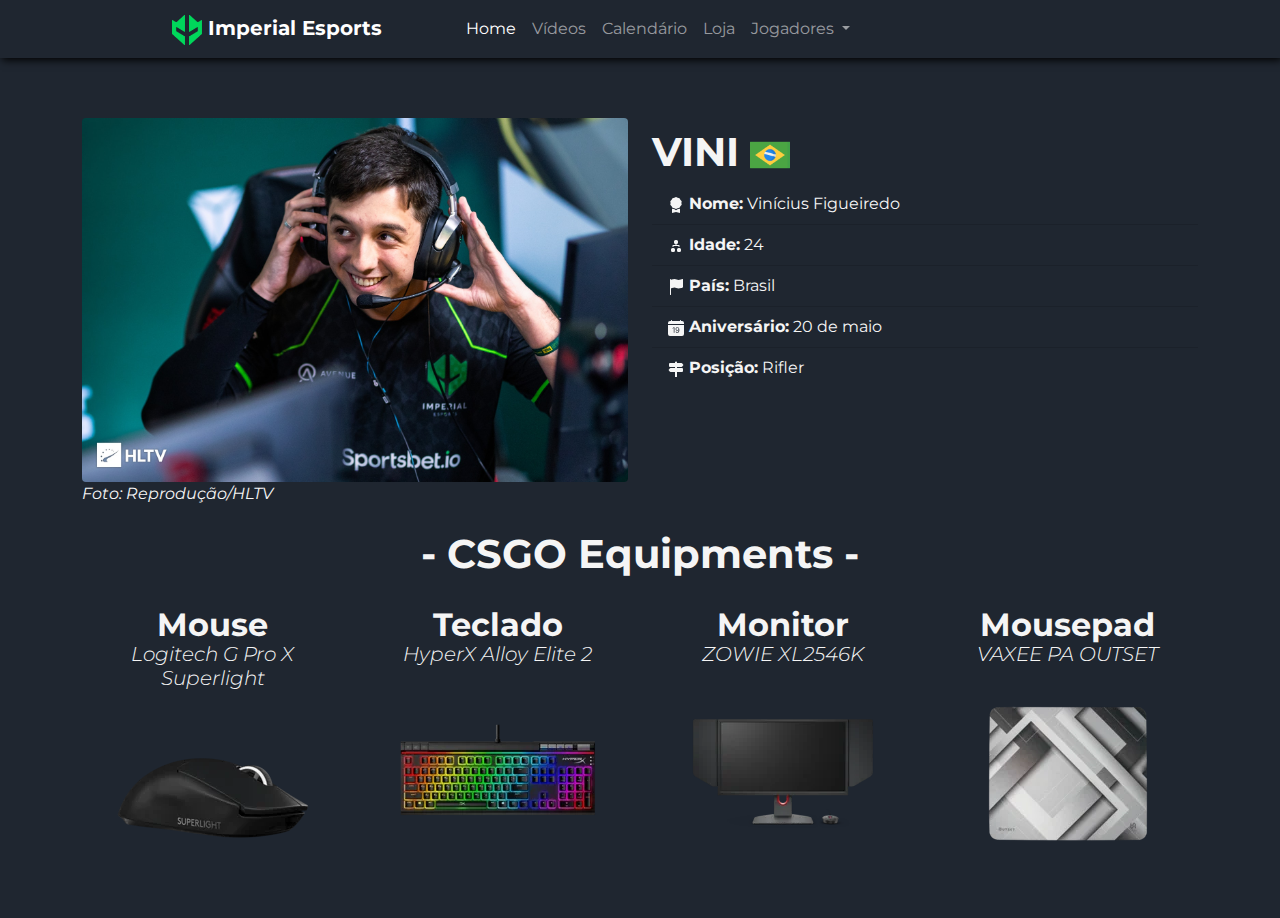
<file: paginas/paginaVini.html>
<!DOCTYPE html>

<html lang="pt-br">

<head>
    <meta charset="utf-8">
    <link href="/css/bootstrap.css" rel="stylesheet">
    <link href="/css/style.css" rel="stylesheet">
    <script src="/js/bootstrap.js" type="text/javascript"></script>
    <link rel="icon" href="/imagens/imperialLogoPng.png">
    <title>Vini</title>
</head>

<body>
    <div class="altera-fonte">
        <!-- NAVBAR -->
    <nav class="navbar navbar-expand navbar-dark" id="navbar-sombra"
    style="background-color: #1F2630; border-color: #000;">
    <div class="container-fluid">
      <a class="navbar-brand"><img src="/imagens/imperialLogoPng.png" width="30px" height="30px"><b> Imperial
          Esports</b></a>
      <button class="navbar-toggler" type="button" data-bs-toggle="collapse" data-bs-target="#navbarSupportedContent"
        aria-controls="navbarSupportedContent" aria-expanded="false" aria-label="Toggle navigation">
        <span class="navbar-toggler-icon"></span>
      </button>
      <div class="collapse navbar-collapse" id="navbarSupportedContent">
        <ul class="navbar-nav me-auto mb-2 mb-lg-0">
          <li class="nav-item">
            <a class="nav-link active" aria-current="page" href="/index.html">Home</a>
          </li>
          <li class="nav-item">
            <a class="nav-link" href="#" target="_blank">Vídeos</a>
          </li>
          <li class="nav-item">
            <a class="nav-link" href="#" target="_blank">Calendário</a>
          </li>
          <li class="nav-item">
            <a class="nav-link" href="https://www.fallenstore.com.br/" target="_blank">Loja</a>
          </li>

          <li class="nav-item dropdown">
            <a class="nav-link dropdown-toggle" href="#" id="navbarDropdown" role="button" data-bs-toggle="dropdown"
              aria-expanded="false">
              Jogadores
            </a>
            <ul class="dropdown-menu" aria-labelledby="navbarDropdown">
              <li><a class="dropdown-item" href="/paginas/paginaFallen.html">FALLEN</a></li>
              <li><a class="dropdown-item" href="/paginas/paginaFer.html">FER</a></li>
              <li><a class="dropdown-item" href="/paginas/paginaFnx.html">FNX</a></li>
              <li><a class="dropdown-item" href="/paginas/paginaBoltz.html">BOLTZ</a></li>
              <li><a class="dropdown-item" href="/paginas/paginaVini.html">VINI</a></li>
            </ul>
          </li>
        </ul>
      </div>
    </div>
  </nav>
  <!-- FIM NAVBAR -->
        <div class="container" id="container-fer">
            <div class="row">
                <div class="col-md-6">
                    <a><img src="/imagens/viniPGL.jpg" width="100%" class="rounded" id="img-fer"></a>
                    <figcaption id="baixo-foto"><i>Foto: Reprodução/HLTV</i></figcaption>
                </div>
                <div class="col-md-6">
                    <h1 id="titulo-fer"><b>VINI </b><img src="/imagens/iconBrasil.png" width="40px"> </h1>
                    <ul class="list-group list-group-flush" id="lista-fer">
                        <li class="list-group-item"><svg xmlns="http://www.w3.org/2000/svg" width="16" height="16"
                                fill="currentColor" class="bi bi-award-fill" viewBox="0 0 16 16">
                                <path
                                    d="m8 0 1.669.864 1.858.282.842 1.68 1.337 1.32L13.4 6l.306 1.854-1.337 1.32-.842 1.68-1.858.282L8 12l-1.669-.864-1.858-.282-.842-1.68-1.337-1.32L2.6 6l-.306-1.854 1.337-1.32.842-1.68L6.331.864 8 0z" />
                                <path d="M4 11.794V16l4-1 4 1v-4.206l-2.018.306L8 13.126 6.018 12.1 4 11.794z" />
                            </svg><b> Nome:</b> Vinícius Figueiredo</li>
                        <li class="list-group-item"><svg xmlns="http://www.w3.org/2000/svg" width="16" height="16"
                                fill="currentColor" class="bi bi-diagram-2-fill" viewBox="0 0 16 16">
                                <path fill-rule="evenodd"
                                    d="M6 3.5A1.5 1.5 0 0 1 7.5 2h1A1.5 1.5 0 0 1 10 3.5v1A1.5 1.5 0 0 1 8.5 6v1H11a.5.5 0 0 1 .5.5v1a.5.5 0 0 1-1 0V8h-5v.5a.5.5 0 0 1-1 0v-1A.5.5 0 0 1 5 7h2.5V6A1.5 1.5 0 0 1 6 4.5v-1zm-3 
                    8A1.5 1.5 0 0 1 4.5 10h1A1.5 1.5 0 0 1 7 11.5v1A1.5 1.5 0 0 1 5.5 14h-1A1.5 1.5 0 0 1 3 12.5v-1zm6 0a1.5 1.5 0 0 1 1.5-1.5h1a1.5 1.5 0 0 1 1.5 1.5v1a1.5 1.5 0 0 1-1.5 1.5h-1A1.5 1.5 0 0 1 9 12.5v-1z" />
                            </svg><b> Idade:</b> 24</li>
                        <li class="list-group-item"><svg xmlns="http://www.w3.org/2000/svg" width="16" height="16"
                                fill="currentColor" class="bi bi-flag-fill" viewBox="0 0 16 16">
                                <path
                                    d="M14.778.085A.5.5 0 0 1 15 .5V8a.5.5 0 0 1-.314.464L14.5 8l.186.464-.003.001-.006.003-.023.009a12.435 12.435 0 0 1-.397.15c-.264.095-.631.223-1.047.35-.816.252-1.879.523-2.71.523-.847 
                    0-1.548-.28-2.158-.525l-.028-.01C7.68 8.71 7.14 8.5 6.5 8.5c-.7 0-1.638.23-2.437.477A19.626 19.626 0 0 0 3 9.342V15.5a.5.5 0 0 1-1 0V.5a.5.5 0 0 1 1 0v.282c.226-.079.496-.17.79-.26C4.606.272 5.67 0 6.5 0c.84 0 1.524.277 2.121.519l.043.018C9.286.788 9.828 1 10.5 1c.7 0 1.638-.23 2.437-.477a19.587 19.587 0 0 0 1.349-.476l.019-.007.004-.002h.001" />
                            </svg><b> País:</b> Brasil</li>
                        <li class="list-group-item"><svg xmlns="http://www.w3.org/2000/svg" width="16" height="16"
                                fill="currentColor" class="bi bi-calendar-date-fill" viewBox="0 0 16 16">
                                <path
                                    d="M4 .5a.5.5 0 0 0-1 0V1H2a2 2 0 0 0-2 2v1h16V3a2 2 0 0 0-2-2h-1V.5a.5.5 0 0 0-1 0V1H4V.5zm5.402 9.746c.625 0 1.184-.484 1.184-1.18 0-.832-.527-1.23-1.16-1.23-.586 0-1.168.387-1.168 1.21 0 .817.543 1.2 1.144 1.2z" />
                                <path
                                    d="M16 14V5H0v9a2 2 0 0 0 2 2h12a2 2 0 0 0 2-2zm-6.664-1.21c-1.11 0-1.656-.767-1.703-1.407h.683c.043.37.387.82 1.051.82.844 0 1.301-.848 1.305-2.164h-.027c-.153.414-.637.79-1.383.79-.852 0-1.676-.61-1.676-1.77 0-1.137.871-1.809 1.797-1.809 1.172 0 1.953.734 1.953 2.668 0 1.805-.742 2.871-2 2.871zm-2.89-5.435v5.332H5.77V8.079h-.012c-.29.156-.883.52-1.258.777V8.16a12.6 12.6 0 0 1 1.313-.805h.632z" />
                            </svg><b> Aniversário:</b> 20 de maio</li>
                        <li class="list-group-item"><svg xmlns="http://www.w3.org/2000/svg" width="16" height="16"
                                fill="currentColor" class="bi bi-signpost-2-fill" viewBox="0 0 16 16">
                                <path
                                    d="M7.293.707A1 1 0 0 0 7 1.414V2H2a1 1 0 0 0-1 1v2a1 1 0 0 0 1 1h5v1H2.5a1 1 0 0 0-.8.4L.725 8.7a.5.5 0 0 0 0 .6l.975 1.3a1 1 0 0 0 .8.4H7v5h2v-5h5a1 1 0 0 0 1-1V8a1 1 0 0 0-1-1H9V6h4.5a1 1 0 0 0 .8-.4l.975-1.3a.5.5 0 0 0 0-.6L14.3 2.4a1 1 0 0 0-.8-.4H9v-.586A1 1 0 0 0 7.293.707z" />
                            </svg><b> Posição:</b> Rifler</li>
                    </ul>
                </div>
            </div>
        </div>
        <div class="container">
            <div class="row">
                <div class="col-md-12">
                    <br>
                    <h1 class="text-center"><b>- CSGO Equipments -</b></h1>
                </div>
            </div>
        </div>
        <div class="container container-equipments">
            <div class="row">
                <div class="col-md-3">
                    <h2 class="text-center"><b>Mouse</b></h2><h5 class="text-center subtitulo-equipments">Logitech G Pro X Superlight</h5>
                    <img src="/imagens/mouseVini.jpg" class="rounded mx-auto d-block" width="200px">
                </div>
                <div class="col-md-3">
                    <h2 class="text-center"><b>Teclado</b></h2><h5 class="text-center subtitulo-equipments">HyperX Alloy Elite 2</h5>
                    <img src="/imagens/tecladoVini.jpg" class="rounded mx-auto d-block" width="200px">
                </div>
                <div class="col-md-3">
                    <h2 class="text-center"><b>Monitor</b></h2><h5 class="text-center subtitulo-equipments">ZOWIE XL2546K</h5>
                    <img src="/imagens/monitorVini.jpg" class="rounded mx-auto d-block" width="200px">
                </div>
                <div class="col-md-3">
                    <h2 class="text-center"><b>Mousepad</b></h2><h5 class="text-center subtitulo-equipments">VAXEE PA OUTSET</h5>
                    <img src="/imagens/mousepadVini.jpg" class="rounded mx-auto d-block" width="200px">
                </div>
            </div>
        </div>
    </div>
</body>

</html>
</file>
<file: css/style.css>
@import url('https://fonts.googleapis.com/css2?family=Montserrat:wght@100;200;300;500;700&display=swap');

.altera-fonte {
    font-family: 'Montserrat', sans-serif;
}

body {
    background-color: #1F2630;
}

h1, h2, h3, h4, h5 {
    color: whitesmoke;
}

p {
    color: whitesmoke;
}

hr {
	text-align: center;
    border: 0;
	border-top: 1px solid #ffffff;
    width: 100%;
}

#navbar-sombra {
    box-shadow: 2px 2px 8px rgb(0, 0, 0);
}

#banner-principal {
    box-shadow: 2px 2px 8px rgb(0, 0, 0);
}

.titulos {
    color: whitesmoke;
    margin-top: 50px;
    font-size: 80px;
    
}

#txt-last {
    color: whitesmoke;
    text-align: justify;
    margin-right: 40px;
    font-weight: 300;
}

#titulo-jogadores {
    text-align: center;
}

.txt-card {
    color: whitesmoke;
}

.text-btn-cards {
    text-decoration: none;
}

#container-baixo {
    margin-top: 40px;
    margin-bottom: 40px;
}

#container-baixo2 {
    margin-top: 40px;
}

#sobre-major {
    text-align: center;
}

#txt-major{
    color: whitesmoke;
    text-align: center;

}

#video-major {
    text-align: center;
    margin-top: 16px;
    border-radius: 10px;
}

#container-surgimento {
    margin-top: 40px;
}

#titulo-surgimento {
    text-align: center;

}

#txt-surgimento {
    color: whitesmoke;
    text-align: justify;
    font-weight: 300;
}

#foto-surgimento {
    margin-top: 40px;
}

#baixo-foto {
    color: whitesmoke;
}

#container-fer {
    margin-top: 40px;
}

#img-fer {
    margin-top: 20px;
}

#titulo-fer{
    margin-top: 30px;
    text-align: left;
    color: whitesmoke;
}

#fer-id {
    text-align: center;
    color: whitesmoke;
}

.container-equipments {
    margin-top: 20px;
    margin-bottom: 20px;
}

.subtitulo-equipments {
    font-weight: 300;
    font-style: italic;
    margin-top: -10px;
}
</file>
